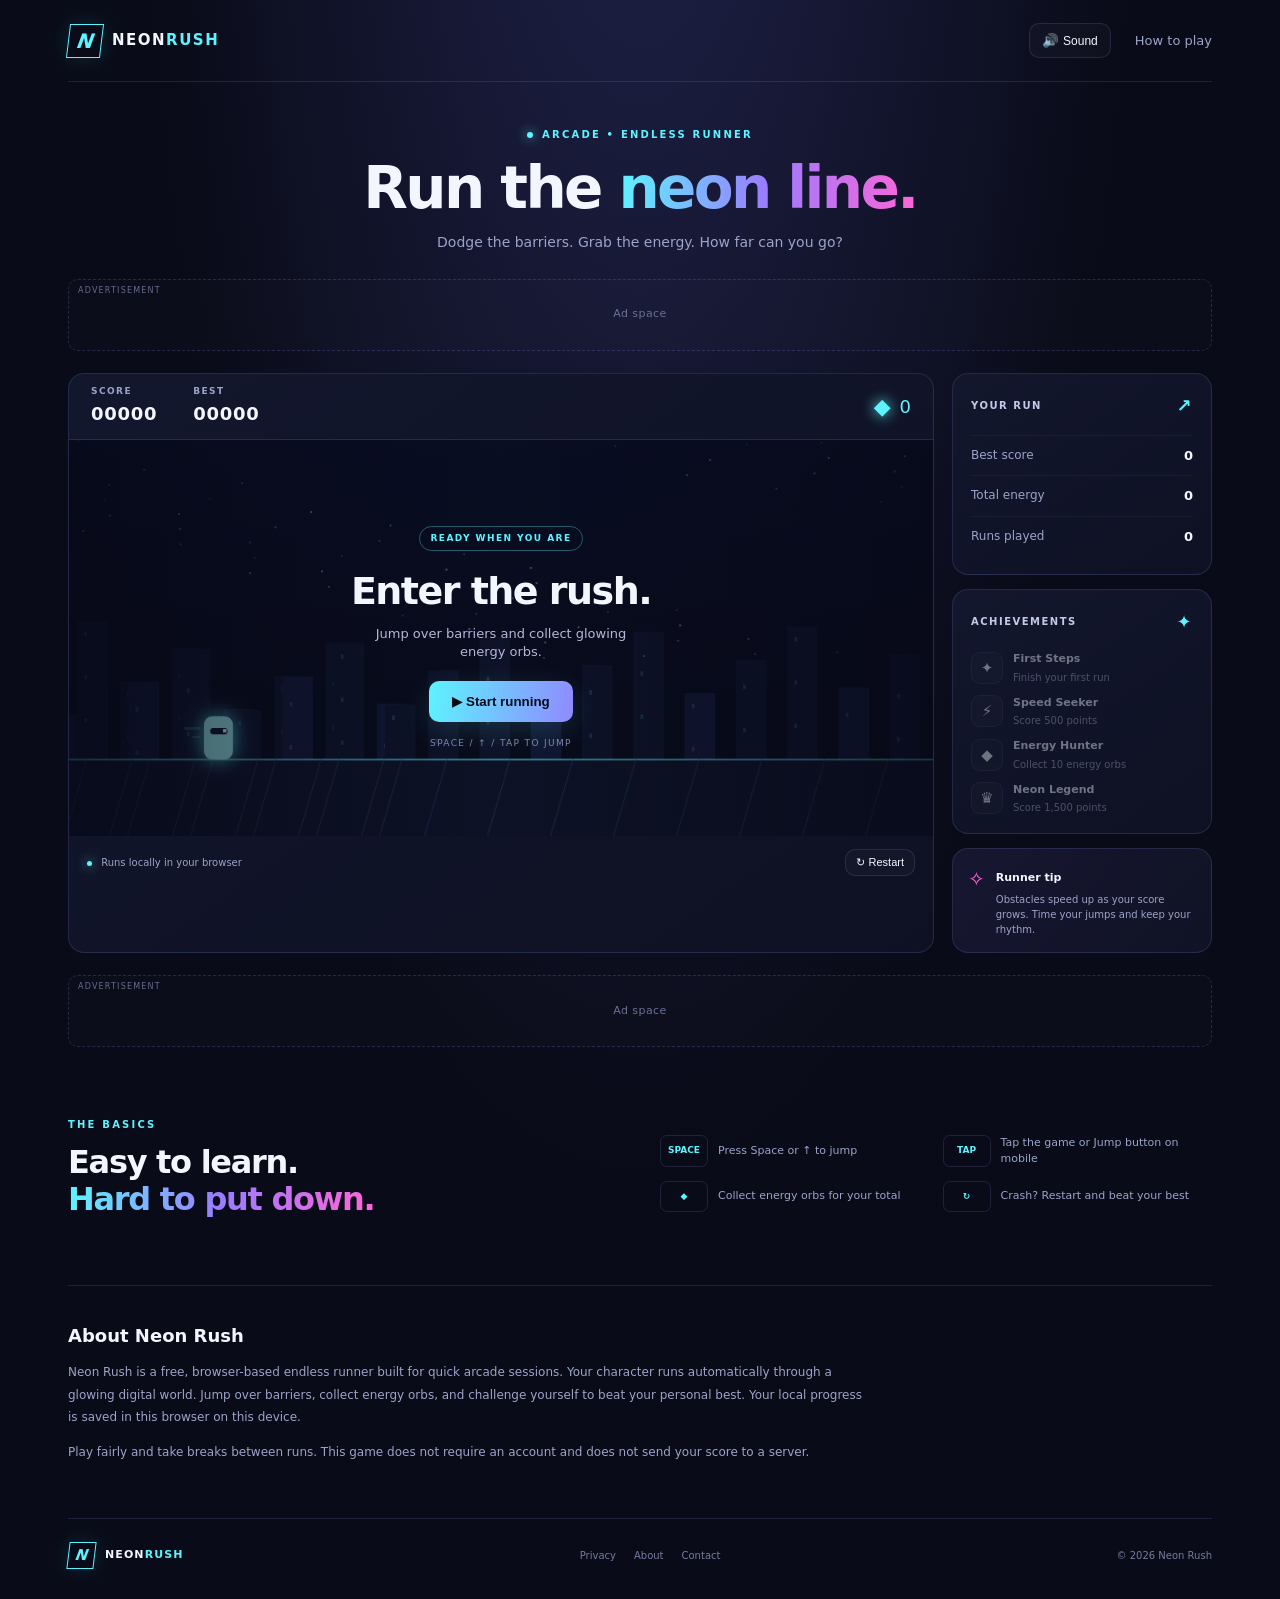
<file: index.html>
<!doctype html>
<html lang="en">
<head>
  <meta charset="utf-8">
  <meta name="viewport" content="width=device-width, initial-scale=1">
  <meta name="theme-color" content="#090b18">
  <meta name="description" content="Play Neon Rush, a free neon endless runner. Jump over obstacles, collect energy orbs, unlock achievements, and beat your high score.">
  <title>Neon Rush — Endless Runner</title>
  <link rel="stylesheet" href="style.css">
  <script async src="https://pagead2.googlesyndication.com/pagead/js/adsbygoogle.js?client=ca-pub-4724695488599429"
     crossorigin="anonymous"></script>
  <!-- AdSense: after approval, replace ca-pub-XXXXXXXXXXXXXXXX with your publisher ID.
  <script async src="https://pagead2.googlesyndication.com/pagead/js/adsbygoogle.js?client=ca-pub-XXXXXXXXXXXXXXXX" crossorigin="anonymous"></script>
  -->
</head>
<body>
  <div class="page-shell">
    <header class="topbar">
      <a class="brand" href="#" aria-label="Neon Rush home"><span class="brand-mark">N</span><span>NEON<span class="brand-accent">RUSH</span></span></a>
      <div class="top-actions">
        <button id="soundToggle" class="icon-button" aria-label="Toggle sound" title="Toggle sound">🔊 <span>Sound</span></button>
        <a class="text-link" href="#how-to-play">How to play</a>
      </div>
    </header>

    <main>
      <section class="intro">
        <div class="eyebrow"><span class="pulse-dot"></span> ARCADE • ENDLESS RUNNER</div>
        <h1>Run the <span>neon line.</span></h1>
        <p>Dodge the barriers. Grab the energy. How far can you go?</p>
      </section>

      <!-- Ad placement: keep clearly separated from game controls. Add real AdSense code only after approval. -->
      <div class="ad-slot ad-top" aria-label="Advertisement">
        <span class="ad-label">ADVERTISEMENT</span>
        <span class="ad-placeholder">Ad space</span>
      </div>

      <section class="game-layout" aria-label="Neon Rush game">
        <div class="game-panel">
          <div class="game-hud">
            <div><span class="hud-label">SCORE</span><strong id="score">00000</strong></div>
            <div><span class="hud-label">BEST</span><strong id="bestScore">00000</strong></div>
            <div class="orb-counter"><span class="orb-icon">◆</span><span id="orbs">0</span></div>
          </div>
          <div class="canvas-wrap">
            <canvas id="gameCanvas" width="960" height="440" aria-label="Game area. Tap, click, or press Space to jump." role="img"></canvas>
            <div id="overlay" class="game-overlay">
              <div class="overlay-card">
                <div class="mini-tag">READY WHEN YOU ARE</div>
                <h2 id="overlayTitle">Enter the rush.</h2>
                <p id="overlayText">Jump over barriers and collect glowing energy orbs.</p>
                <button id="startButton" class="primary-button">▶ Start running</button>
                <span class="control-hint">SPACE / ↑ / TAP TO JUMP</span>
              </div>
            </div>
          </div>
          <div class="game-footer">
            <span><i class="status-dot"></i> Runs locally in your browser</span>
            <button id="restartButton" class="small-button">↻ Restart</button>
          </div>
          <div class="touch-controls">
            <button id="jumpButton" class="jump-button" aria-label="Jump">JUMP <span>↑</span></button>
          </div>
        </div>

        <aside class="side-panel">
          <div class="side-card stats-card">
            <div class="card-heading"><span>YOUR RUN</span><span class="tiny-icon">↗</span></div>
            <div class="stat-line"><span>Best score</span><strong id="sideBest">0</strong></div>
            <div class="stat-line"><span>Total energy</span><strong id="totalOrbs">0</strong></div>
            <div class="stat-line"><span>Runs played</span><strong id="runsPlayed">0</strong></div>
          </div>
          <div class="side-card achievements-card">
            <div class="card-heading"><span>ACHIEVEMENTS</span><span class="trophy">✦</span></div>
            <div id="achievementList" class="achievement-list"></div>
          </div>
          <div class="tip-card"><span class="tip-icon">✧</span><div><strong>Runner tip</strong><p>Obstacles speed up as your score grows. Time your jumps and keep your rhythm.</p></div></div>
        </aside>
      </section>

      <div class="ad-slot ad-bottom" aria-label="Advertisement">
        <span class="ad-label">ADVERTISEMENT</span>
        <span class="ad-placeholder">Ad space</span>
      </div>

      <section id="how-to-play" class="info-section">
        <div><div class="eyebrow">THE BASICS</div><h2>Easy to learn.<br><span>Hard to put down.</span></h2></div>
        <div class="instructions">
          <div class="instruction"><span class="keycap">SPACE</span><span>Press Space or ↑ to jump</span></div>
          <div class="instruction"><span class="keycap">TAP</span><span>Tap the game or Jump button on mobile</span></div>
          <div class="instruction"><span class="keycap">◆</span><span>Collect energy orbs for your total</span></div>
          <div class="instruction"><span class="keycap">↻</span><span>Crash? Restart and beat your best</span></div>
        </div>
      </section>

      <section class="about-section">
        <h2>About Neon Rush</h2>
        <p>Neon Rush is a free, browser-based endless runner built for quick arcade sessions. Your character runs automatically through a glowing digital world. Jump over barriers, collect energy orbs, and challenge yourself to beat your personal best. Your local progress is saved in this browser on this device.</p>
        <p>Play fairly and take breaks between runs. This game does not require an account and does not send your score to a server.</p>
      </section>
    </main>

    <footer class="footer">
      <a class="brand footer-brand" href="#"><span class="brand-mark">N</span><span>NEON<span class="brand-accent">RUSH</span></span></a>
      <nav><a href="privacy.html">Privacy</a><a href="about.html">About</a><a href="contact.html">Contact</a></nav>
      <span>© <span id="year"></span> Neon Rush</span>
    </footer>
  </div>
  <script src="game.js"></script>
</body>
</html>
</file>
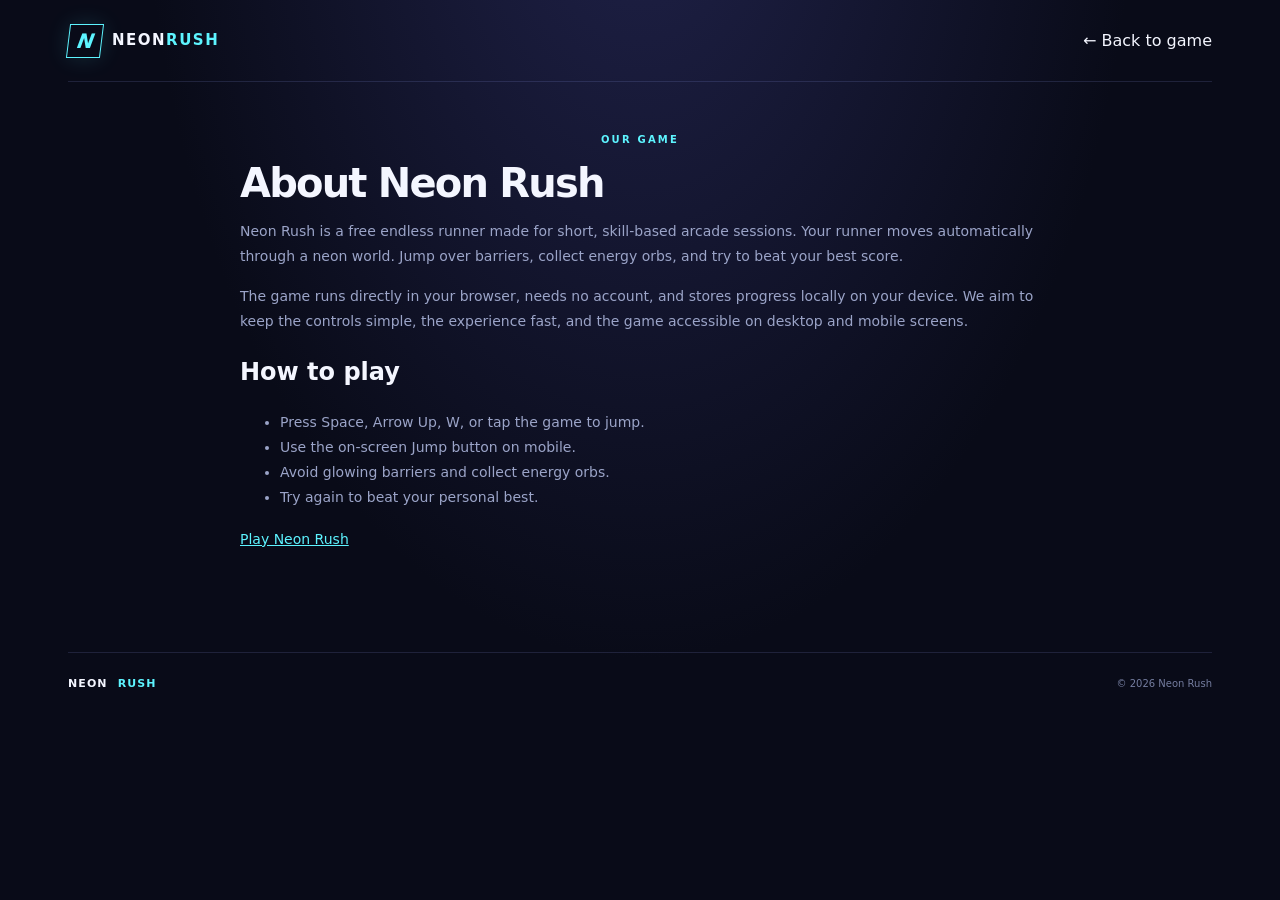
<file: about.html>
<!doctype html><html lang="en"><head><meta charset="utf-8"><meta name="viewport" content="width=device-width,initial-scale=1"><title>About — Neon Rush</title><link rel="stylesheet" href="style.css"></head><body><div class="page-shell"><header class="topbar"><a class="brand" href="index.html"><span class="brand-mark">N</span><span>NEON<span class="brand-accent">RUSH</span></span></a><a class="text-link" href="index.html">← Back to game</a></header><main class="content-page"><div class="eyebrow">OUR GAME</div><h1>About Neon Rush</h1><p>Neon Rush is a free endless runner made for short, skill-based arcade sessions. Your runner moves automatically through a neon world. Jump over barriers, collect energy orbs, and try to beat your best score.</p><p>The game runs directly in your browser, needs no account, and stores progress locally on your device. We aim to keep the controls simple, the experience fast, and the game accessible on desktop and mobile screens.</p><h2>How to play</h2><ul><li>Press Space, Arrow Up, W, or tap the game to jump.</li><li>Use the on-screen Jump button on mobile.</li><li>Avoid glowing barriers and collect energy orbs.</li><li>Try again to beat your personal best.</li></ul><p><a href="index.html">Play Neon Rush</a></p></main><footer class="footer"><a class="brand footer-brand" href="index.html">NEON<span class="brand-accent">RUSH</span></a><span>© <span id="year"></span> Neon Rush</span></footer></div><script>document.getElementById("year").textContent=new Date().getFullYear()</script></body></html>
</file>
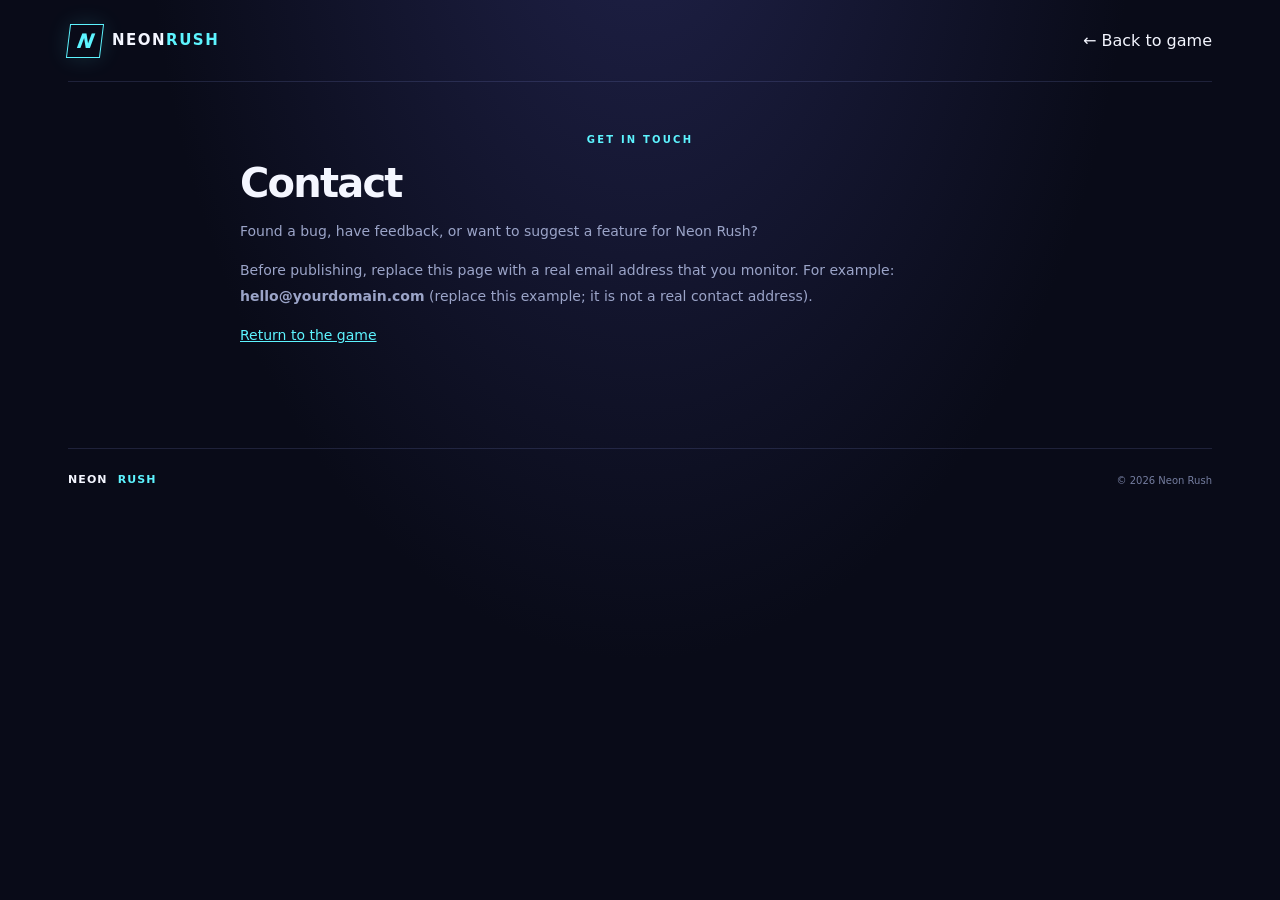
<file: contact.html>
<!doctype html><html lang="en"><head><meta charset="utf-8"><meta name="viewport" content="width=device-width,initial-scale=1"><title>Contact — Neon Rush</title><link rel="stylesheet" href="style.css"></head><body><div class="page-shell"><header class="topbar"><a class="brand" href="index.html"><span class="brand-mark">N</span><span>NEON<span class="brand-accent">RUSH</span></span></a><a class="text-link" href="index.html">← Back to game</a></header><main class="content-page"><div class="eyebrow">GET IN TOUCH</div><h1>Contact</h1><p>Found a bug, have feedback, or want to suggest a feature for Neon Rush?</p><p>Before publishing, replace this page with a real email address that you monitor. For example: <strong>hello@yourdomain.com</strong> (replace this example; it is not a real contact address).</p><p><a href="index.html">Return to the game</a></p></main><footer class="footer"><a class="brand footer-brand" href="index.html">NEON<span class="brand-accent">RUSH</span></a><span>© <span id="year"></span> Neon Rush</span></footer></div><script>document.getElementById("year").textContent=new Date().getFullYear()</script></body></html>
</file>
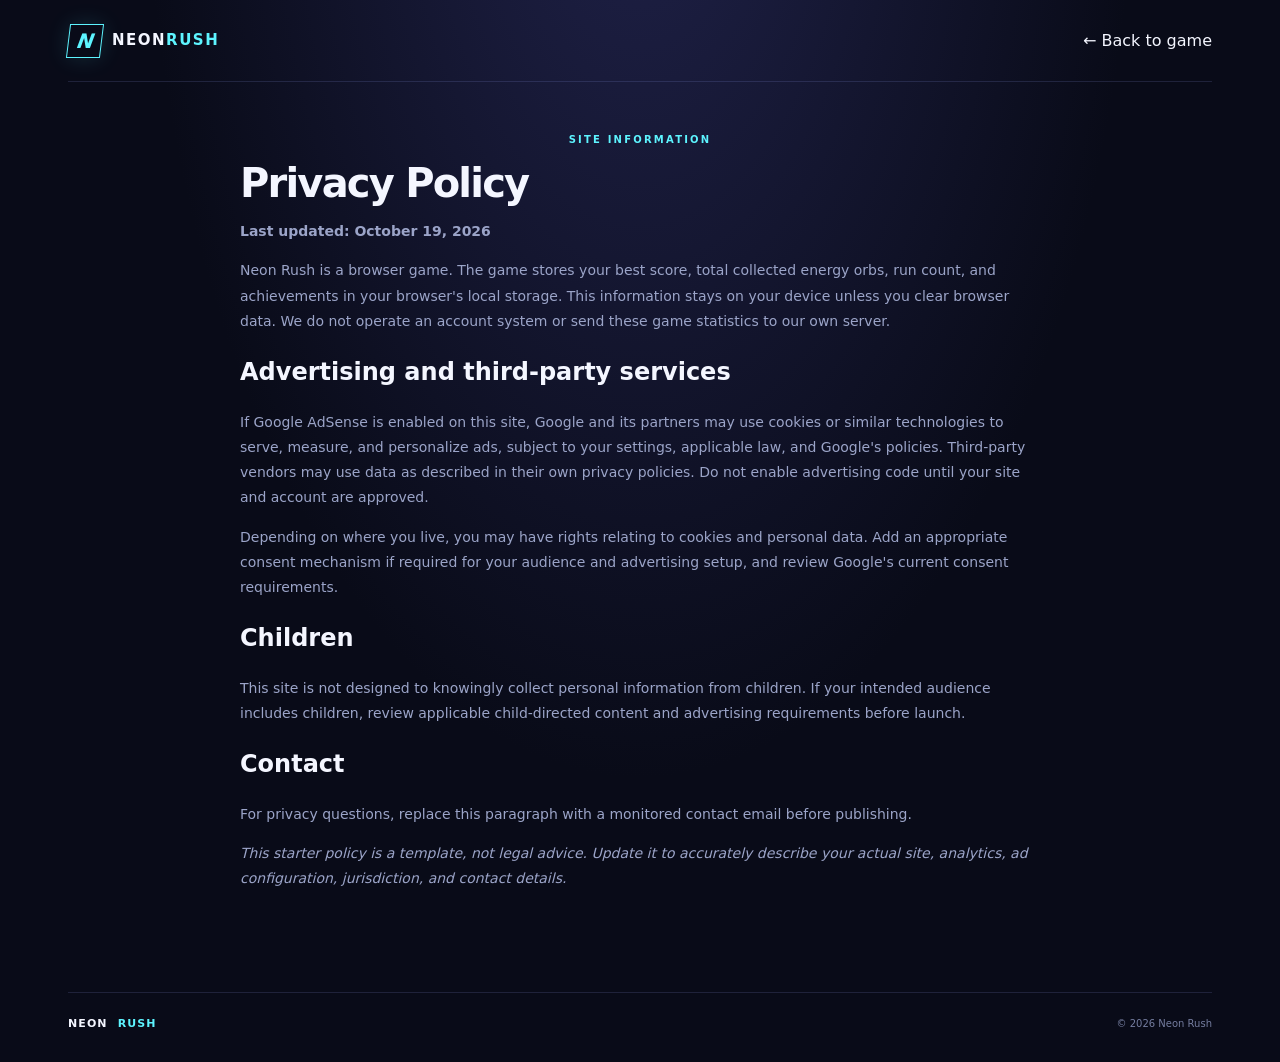
<file: privacy.html>
<!doctype html><html lang="en"><head><meta charset="utf-8"><meta name="viewport" content="width=device-width,initial-scale=1"><title>Privacy Policy — Neon Rush</title><link rel="stylesheet" href="style.css"></head><body><div class="page-shell"><header class="topbar"><a class="brand" href="index.html"><span class="brand-mark">N</span><span>NEON<span class="brand-accent">RUSH</span></span></a><a class="text-link" href="index.html">← Back to game</a></header><main class="content-page"><div class="eyebrow">SITE INFORMATION</div><h1>Privacy Policy</h1><p><strong>Last updated: October 19, 2026</strong></p><p>Neon Rush is a browser game. The game stores your best score, total collected energy orbs, run count, and achievements in your browser's local storage. This information stays on your device unless you clear browser data. We do not operate an account system or send these game statistics to our own server.</p><h2>Advertising and third-party services</h2><p>If Google AdSense is enabled on this site, Google and its partners may use cookies or similar technologies to serve, measure, and personalize ads, subject to your settings, applicable law, and Google's policies. Third-party vendors may use data as described in their own privacy policies. Do not enable advertising code until your site and account are approved.</p><p>Depending on where you live, you may have rights relating to cookies and personal data. Add an appropriate consent mechanism if required for your audience and advertising setup, and review Google's current consent requirements.</p><h2>Children</h2><p>This site is not designed to knowingly collect personal information from children. If your intended audience includes children, review applicable child-directed content and advertising requirements before launch.</p><h2>Contact</h2><p>For privacy questions, replace this paragraph with a monitored contact email before publishing.</p><p><em>This starter policy is a template, not legal advice. Update it to accurately describe your actual site, analytics, ad configuration, jurisdiction, and contact details.</em></p></main><footer class="footer"><a class="brand footer-brand" href="index.html">NEON<span class="brand-accent">RUSH</span></a><span>© <span id="year"></span> Neon Rush</span></footer></div><script>document.getElementById("year").textContent=new Date().getFullYear()</script></body></html>
</file>
<file: style.css>
:root{--bg:#090b18;--panel:#11152a;--panel2:#151a33;--line:rgba(151,166,255,.15);--text:#f4f6ff;--muted:#9ba4c8;--cyan:#5df4ff;--purple:#9b7bff;--pink:#ff65d8}
*{box-sizing:border-box}html{scroll-behavior:smooth}body{margin:0;background:radial-gradient(ellipse at 50% -20%,#20224a 0,transparent 55%),var(--bg);color:var(--text);font-family:Inter,ui-sans-serif,system-ui,-apple-system,BlinkMacSystemFont,"Segoe UI",sans-serif;line-height:1.5}a{color:inherit;text-decoration:none}.page-shell{max-width:1200px;margin:auto;padding:0 28px}.topbar{height:82px;display:flex;align-items:center;justify-content:space-between;border-bottom:1px solid var(--line)}.brand{display:flex;align-items:center;gap:10px;font-weight:900;letter-spacing:.1em;font-size:15px}.brand-mark{display:grid;place-items:center;width:34px;height:34px;border:1px solid var(--cyan);color:var(--cyan);font-size:20px;font-style:italic;box-shadow:0 0 22px #5df4ff22;transform:skew(-7deg)}.brand-accent{color:var(--cyan)}.top-actions{display:flex;align-items:center;gap:24px;color:var(--muted);font-size:13px}.icon-button,.small-button{border:1px solid var(--line);background:#ffffff06;color:var(--text);padding:9px 12px;border-radius:10px;cursor:pointer}.icon-button span{font-size:12px}.text-link:hover,footer a:hover{color:var(--cyan)}.intro{text-align:center;padding:45px 0 26px}.eyebrow{font-size:10px;font-weight:800;letter-spacing:.22em;color:var(--cyan);display:flex;align-items:center;justify-content:center;gap:9px}.pulse-dot,.status-dot{display:inline-block;width:6px;height:6px;background:var(--cyan);border-radius:50%;box-shadow:0 0 12px var(--cyan)}h1{font-size:clamp(36px,5vw,58px);line-height:1.08;letter-spacing:-.045em;margin:15px 0 12px;font-weight:850}h1 span,.info-section h2 span{background:linear-gradient(90deg,var(--cyan),var(--purple),var(--pink));-webkit-background-clip:text;background-clip:text;color:transparent}.intro p{margin:0;color:var(--muted);font-size:14px}.ad-slot{min-height:72px;border:1px dashed rgba(151,166,255,.19);border-radius:10px;display:flex;align-items:center;justify-content:center;position:relative;margin:0 auto 22px;color:#697195;background:#ffffff03;max-width:100%}.ad-label{position:absolute;top:5px;left:9px;font-size:8px;letter-spacing:.15em;color:#656c8c}.ad-placeholder{font-size:11px;letter-spacing:.04em}.game-layout{display:grid;grid-template-columns:minmax(0,1fr) 260px;gap:18px}.game-panel,.side-card,.tip-card{background:linear-gradient(145deg,#13172d,#0e1123);border:1px solid var(--line);border-radius:16px;overflow:hidden}.game-hud{height:66px;display:flex;align-items:center;gap:36px;padding:0 22px;border-bottom:1px solid var(--line)}.game-hud>div{display:flex;flex-direction:column;gap:1px}.hud-label{font-size:9px;letter-spacing:.16em;color:var(--muted);font-weight:800}.game-hud strong{font-size:18px;letter-spacing:.04em;font-variant-numeric:tabular-nums}.orb-counter{margin-left:auto;flex-direction:row!important;align-items:center;gap:9px!important;font-size:18px;color:var(--cyan)}.orb-icon{font-size:22px;text-shadow:0 0 14px var(--cyan)}.canvas-wrap{position:relative;line-height:0;background:#080b19}.canvas-wrap canvas{display:block;width:100%;height:auto;aspect-ratio:960/440;touch-action:manipulation}.game-overlay{position:absolute;inset:0;display:grid;place-items:center;background:linear-gradient(90deg,rgba(6,8,22,.75),rgba(6,8,22,.25),rgba(6,8,22,.7));padding:20px;line-height:1.4}.game-overlay.hidden{display:none}.overlay-card{text-align:center;max-width:350px}.mini-tag{display:inline-block;border:1px solid #5df4ff55;border-radius:100px;padding:5px 10px;color:var(--cyan);font-size:9px;letter-spacing:.16em;font-weight:800}.overlay-card h2{font-size:clamp(26px,4vw,38px);margin:14px 0 7px;letter-spacing:-.04em}.overlay-card p{color:#b1b9d9;font-size:13px;margin:0 auto 20px;max-width:280px}.primary-button{border:0;background:linear-gradient(100deg,#5df4ff,#8f8aff);color:#070a17;padding:13px 23px;border-radius:10px;font-weight:900;cursor:pointer;box-shadow:0 8px 30px #5df4ff24;transition:transform .15s}.primary-button:hover{transform:translateY(-2px)}.control-hint{display:block;font-size:9px;letter-spacing:.15em;color:#7e87ad;margin-top:15px}.game-footer{display:flex;justify-content:space-between;align-items:center;padding:13px 18px;color:var(--muted);font-size:10px}.status-dot{width:5px;height:5px;margin-right:6px}.small-button{padding:6px 10px;font-size:11px}.side-panel{display:flex;flex-direction:column;gap:14px}.side-card{padding:18px}.card-heading{display:flex;align-items:center;justify-content:space-between;font-size:10px;font-weight:900;letter-spacing:.15em;color:#c3cae7;margin-bottom:16px}.tiny-icon,.trophy{color:var(--cyan);font-size:18px}.stat-line{display:flex;justify-content:space-between;padding:10px 0;border-top:1px solid #ffffff0b;color:var(--muted);font-size:12px}.stat-line strong{color:var(--text);font-size:13px;font-variant-numeric:tabular-nums}.achievement-list{display:flex;flex-direction:column;gap:10px}.achievement{display:flex;align-items:center;gap:10px;opacity:.42}.achievement.unlocked{opacity:1}.achievement-icon{width:32px;height:32px;display:grid;place-items:center;border-radius:9px;background:#ffffff08;border:1px solid var(--line);font-size:15px}.achievement.unlocked .achievement-icon{color:var(--cyan);border-color:#5df4ff55;background:#5df4ff0c}.achievement strong{display:block;font-size:11px}.achievement small{display:block;color:var(--muted);font-size:10px;margin-top:2px}.tip-card{padding:15px;display:flex;gap:11px;background:linear-gradient(130deg,#171631,#101325)}.tip-icon{font-size:20px;color:var(--pink)}.tip-card strong{font-size:11px}.tip-card p{font-size:10px;color:var(--muted);margin:4px 0 0}.ad-bottom{margin-top:22px;margin-bottom:55px}.info-section{display:grid;grid-template-columns:1fr 1fr;gap:40px;padding:15px 0 55px;border-bottom:1px solid var(--line)}.info-section .eyebrow{justify-content:flex-start}.info-section h2{font-size:32px;line-height:1.15;letter-spacing:-.04em;margin:12px 0}.instructions{display:grid;grid-template-columns:1fr 1fr;gap:13px;align-content:center}.instruction{display:flex;align-items:center;gap:10px;color:var(--muted);font-size:11px}.keycap{min-width:48px;text-align:center;padding:8px 7px;border:1px solid var(--line);border-radius:7px;color:var(--cyan);font-size:9px;font-weight:900}.about-section{max-width:800px;padding:36px 0 42px}.about-section h2{font-size:18px;margin:0 0 10px}.about-section p{font-size:12px;color:var(--muted);line-height:1.9}.footer{border-top:1px solid var(--line);padding:23px 0 30px;display:flex;align-items:center;justify-content:space-between;gap:15px;color:#747d9f;font-size:10px}.footer-brand{font-size:11px;color:var(--text)}.footer-brand .brand-mark{width:27px;height:27px;font-size:15px}.footer nav{display:flex;gap:18px}.touch-controls{display:none}.content-page{max-width:800px;margin:50px auto 100px}.content-page h1{font-size:40px}.content-page p,.content-page li{color:var(--muted);font-size:14px;line-height:1.8}.content-page a{color:var(--cyan);text-decoration:underline}
@media(max-width:850px){.game-layout{grid-template-columns:1fr}.side-panel{display:grid;grid-template-columns:1fr 1fr}.tip-card{grid-column:1/-1}.game-hud{gap:26px}.info-section{gap:22px}.page-shell{padding:0 18px}}
@media(max-width:560px){.page-shell{padding:0 12px}.topbar{height:65px}.brand{font-size:12px}.top-actions{gap:10px}.text-link{display:none}.icon-button{padding:8px}.intro{padding:34px 0 23px}.intro p{font-size:12px}.ad-slot{min-height:58px}.game-hud{height:57px;padding:0 13px;gap:19px}.game-hud strong{font-size:15px}.hud-label{font-size:8px}.game-footer{padding:11px 12px}.side-panel{grid-template-columns:1fr}.tip-card{grid-column:auto}.touch-controls{display:flex;padding:12px;border-top:1px solid var(--line);justify-content:center}.jump-button{width:100%;max-width:280px;border:1px solid #5df4ff55;background:#5df4ff0c;color:var(--cyan);padding:12px;border-radius:9px;font-weight:900;letter-spacing:.16em}.jump-button span{font-size:18px;margin-left:7px}.info-section{grid-template-columns:1fr;padding-bottom:35px;gap:10px}.info-section h2{font-size:28px}.instructions{gap:12px 8px}.instruction{font-size:10px;align-items:flex-start}.keycap{min-width:42px}.footer{flex-wrap:wrap}.footer nav{order:3;width:100%;justify-content:center}.about-section{padding:28px 0}.overlay-card p{font-size:12px}.overlay-card h2{font-size:27px}}


/* --- Extra mobile/tablet responsiveness --- */
html, body {
  width: 100%;
  min-height: 100%;
  overflow-x: clip;
}
body {
  -webkit-text-size-adjust: 100%;
  overscroll-behavior-x: none;
}
button, a { -webkit-tap-highlight-color: transparent; }
button { touch-action: manipulation; }
.page-shell { width: 100%; min-width: 0; }
.game-layout, .game-panel, .side-panel, .side-card, .canvas-wrap { min-width: 0; }
.canvas-wrap canvas {
  display: block;
  width: 100%;
  max-width: 100%;
  height: auto;
  object-fit: contain;
  touch-action: pan-y;
}
.game-overlay { overflow: hidden; }
.ad-slot { width: 100%; min-width: 0; }
img, canvas, video, iframe { max-width: 100%; }
.footer nav { flex-wrap: wrap; }

@media (max-width: 480px) {
  .page-shell { padding-left: 10px; padding-right: 10px; }
  .topbar { gap: 8px; }
  .brand { gap: 7px; letter-spacing: .07em; }
  .brand-mark { width: 30px; height: 30px; }
  .top-actions { gap: 6px; }
  .icon-button { padding: 8px 9px; }
  .intro { padding-top: 28px; }
  h1 { font-size: clamp(32px, 9vw, 43px); }
  .game-hud { gap: clamp(12px, 4vw, 20px); }
  .game-hud strong { font-size: 14px; }
  .orb-counter { gap: 5px !important; }
  .game-footer { gap: 8px; font-size: 9px; }
  .small-button { flex-shrink: 0; }
  .overlay-card { max-width: 280px; }
  .overlay-card h2 { font-size: clamp(23px, 7vw, 30px); }
  .overlay-card p { margin-bottom: 13px; }
  .primary-button { padding: 11px 17px; }
  .control-hint { font-size: 8px; }
  .instructions { grid-template-columns: 1fr; }
  .instruction { align-items: center; }
  .footer { justify-content: center; text-align: center; }
  .footer > span { width: 100%; }
}
@media (max-width: 360px) {
  .page-shell { padding-left: 8px; padding-right: 8px; }
  .brand { font-size: 10px; }
  .brand-mark { width: 27px; height: 27px; font-size: 16px; }
  .icon-button span { display: none; }
  .game-hud { padding-left: 9px; padding-right: 9px; gap: 11px; }
  .hud-label { letter-spacing: .1em; }
  .game-hud strong { font-size: 12px; }
  .orb-counter { font-size: 15px; }
  .game-footer { padding-left: 9px; padding-right: 9px; }
  .ad-slot { min-height: 52px; }
}
@media (max-height: 520px) and (orientation: landscape) {
  .topbar { height: 56px; }
  .intro { padding: 18px 0 14px; }
  .intro h1 { font-size: 34px; margin: 8px 0; }
  .intro p { font-size: 12px; }
  .ad-slot { min-height: 44px; margin-bottom: 12px; }
  .game-layout { grid-template-columns: minmax(0, 1fr) 210px; gap: 10px; }
  .side-panel { display: flex; }
  .side-card { padding: 12px; }
  .card-heading { margin-bottom: 8px; }
  .achievement-list { gap: 6px; }
  .achievement-icon { width: 27px; height: 27px; }
  .tip-card { padding: 10px; }
  .touch-controls { display: flex; }
  .ad-bottom { margin-top: 12px; margin-bottom: 28px; }
}
</file>
